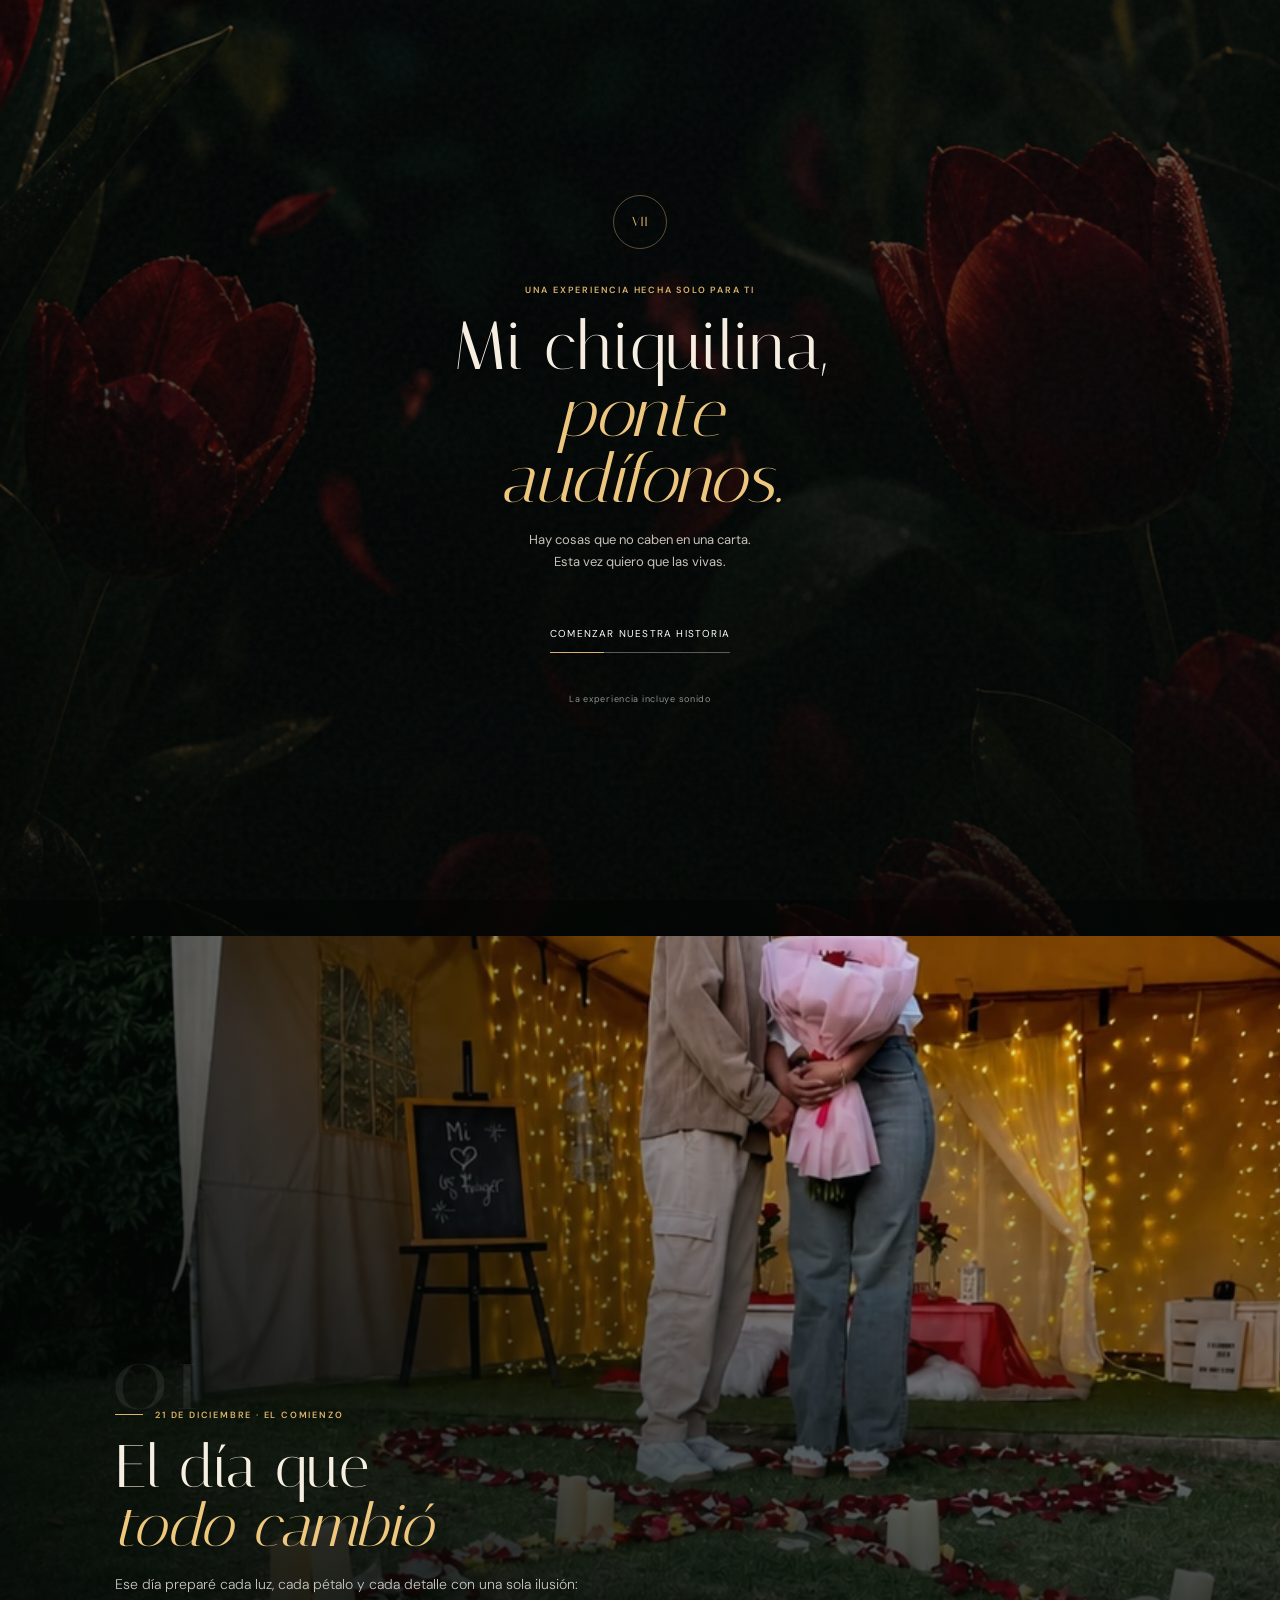
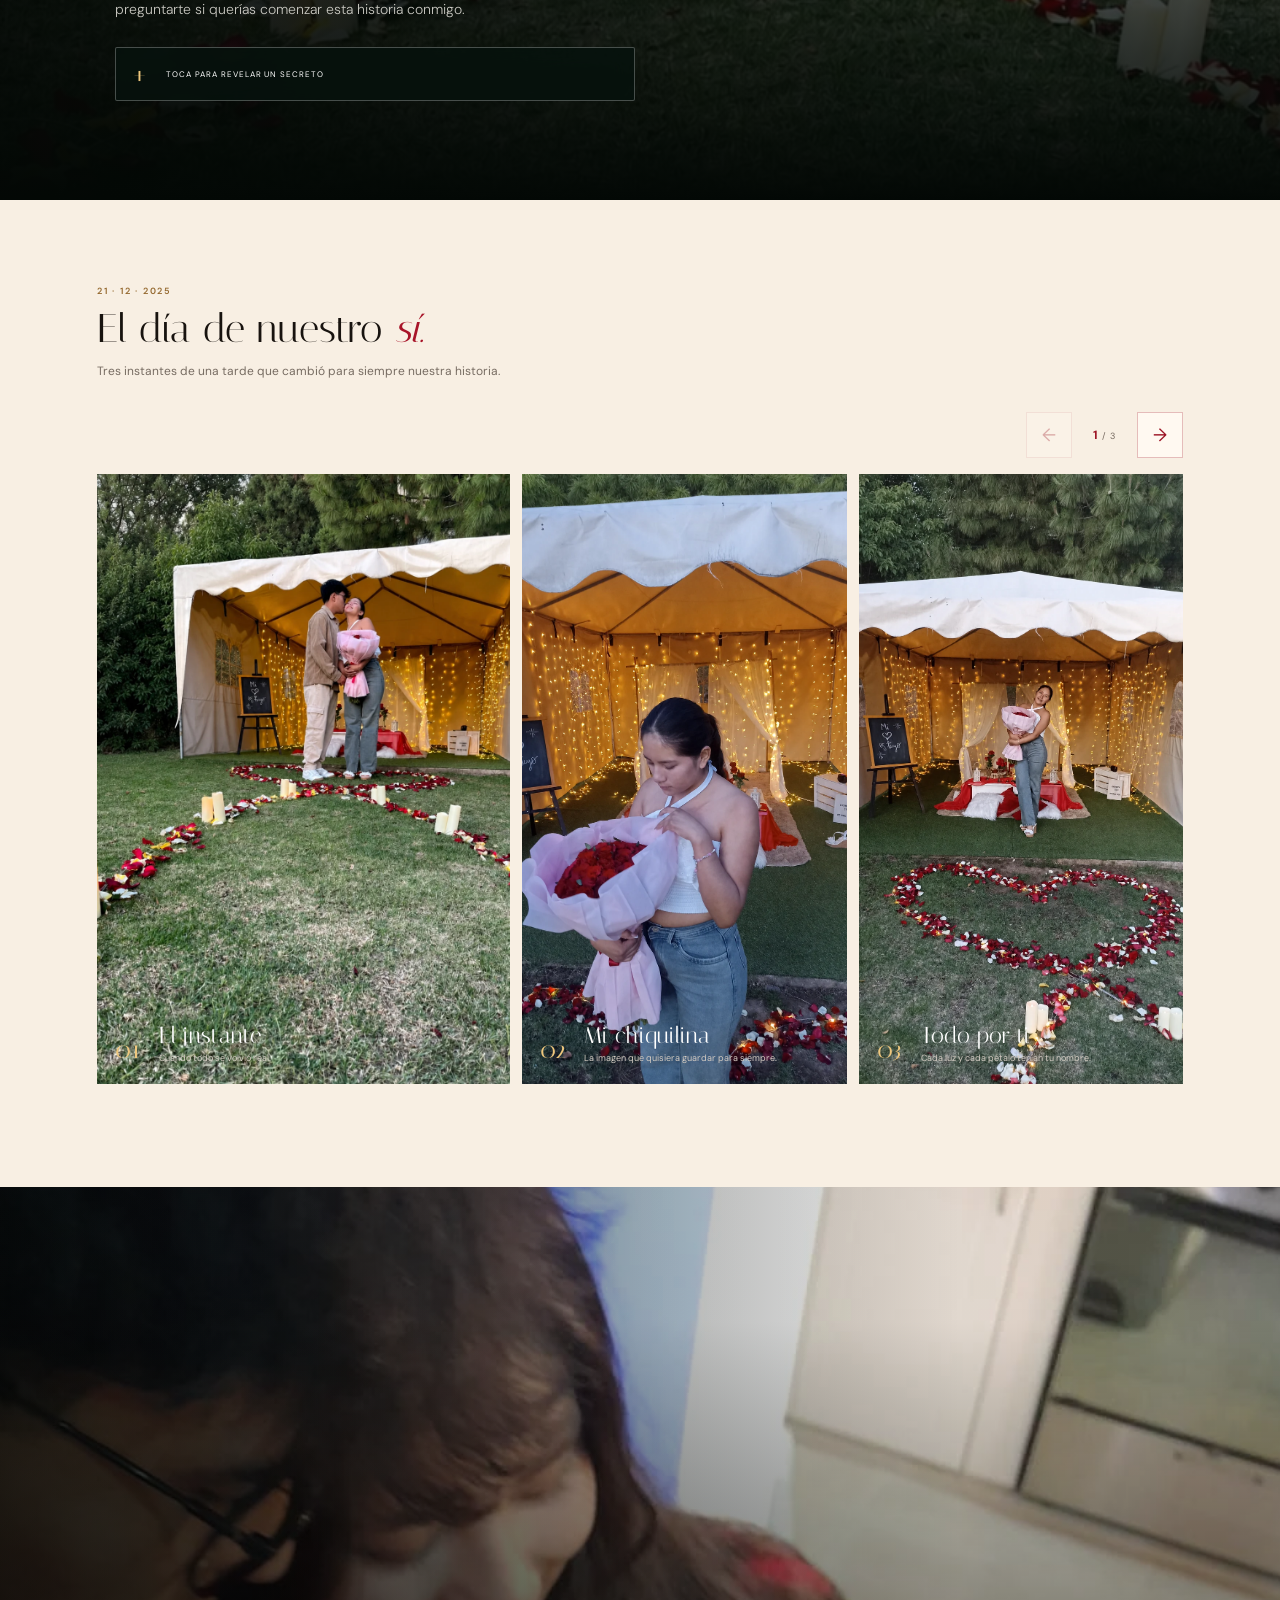
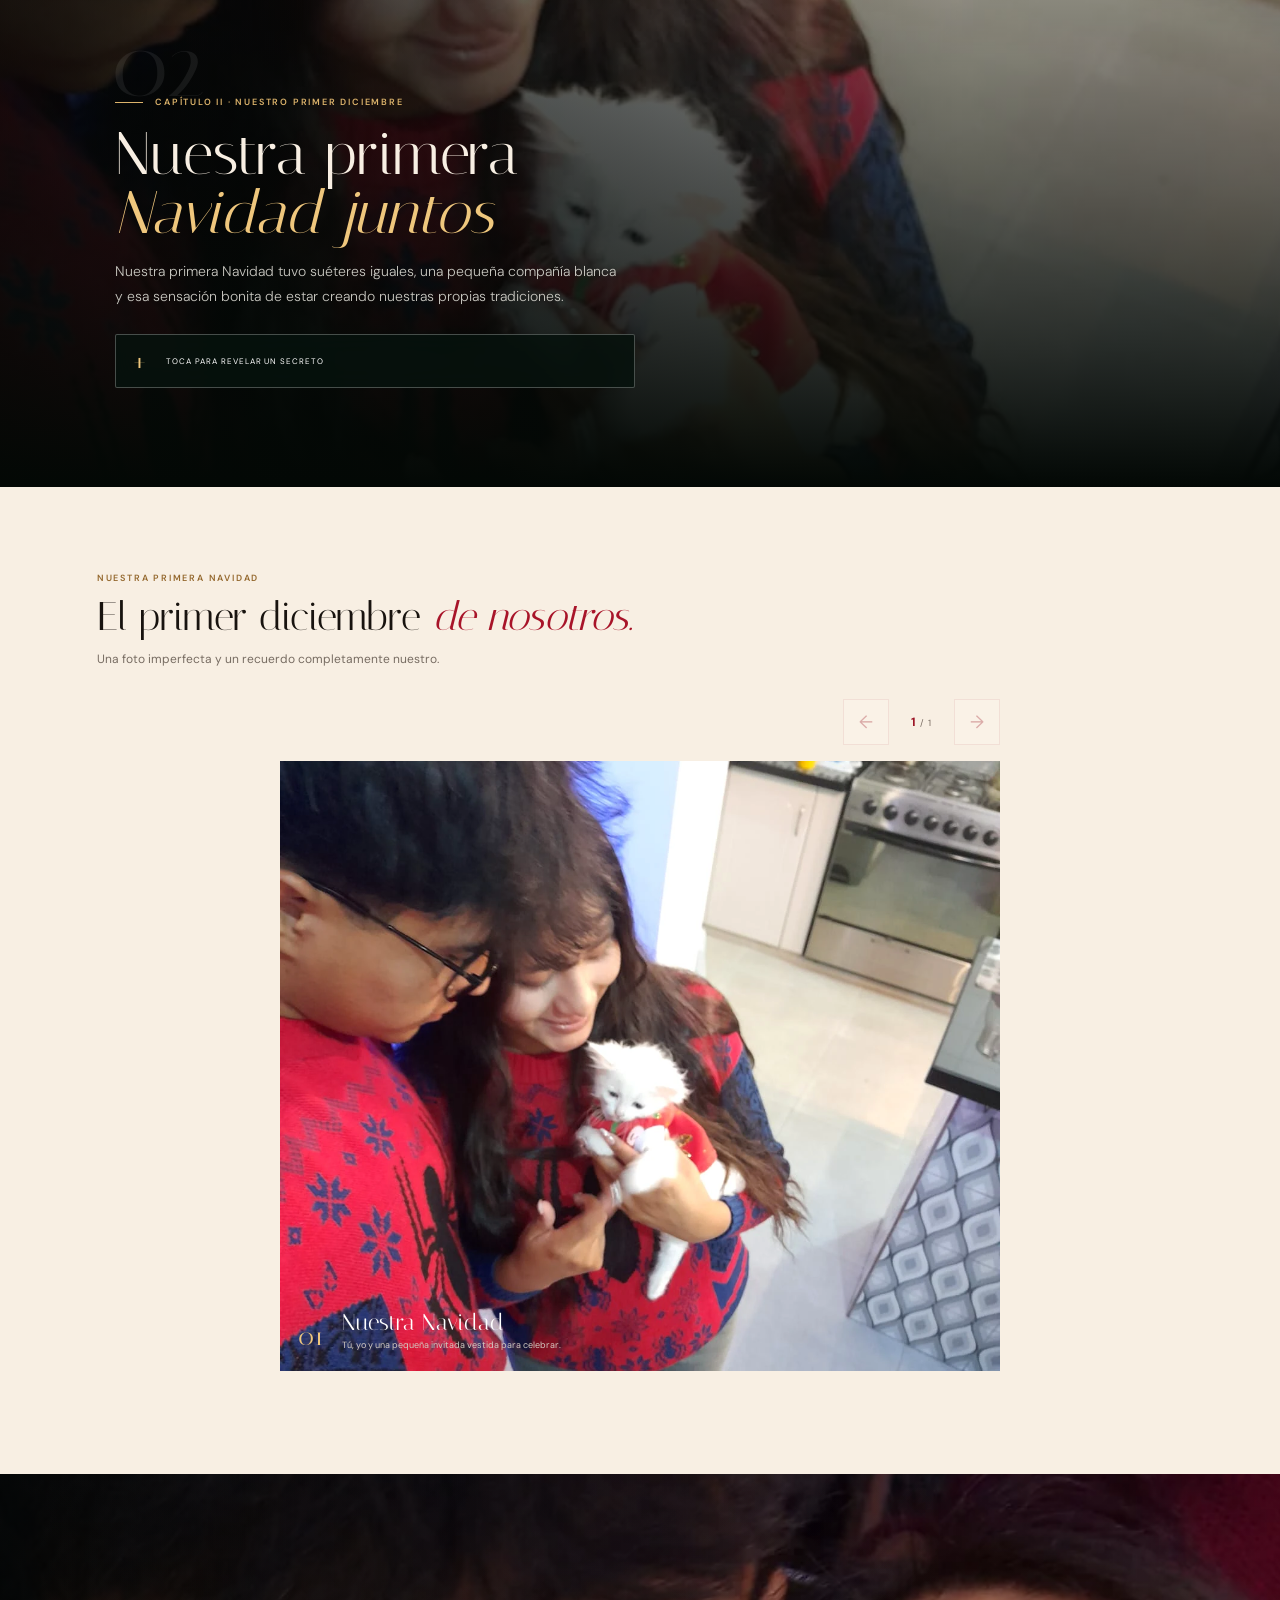
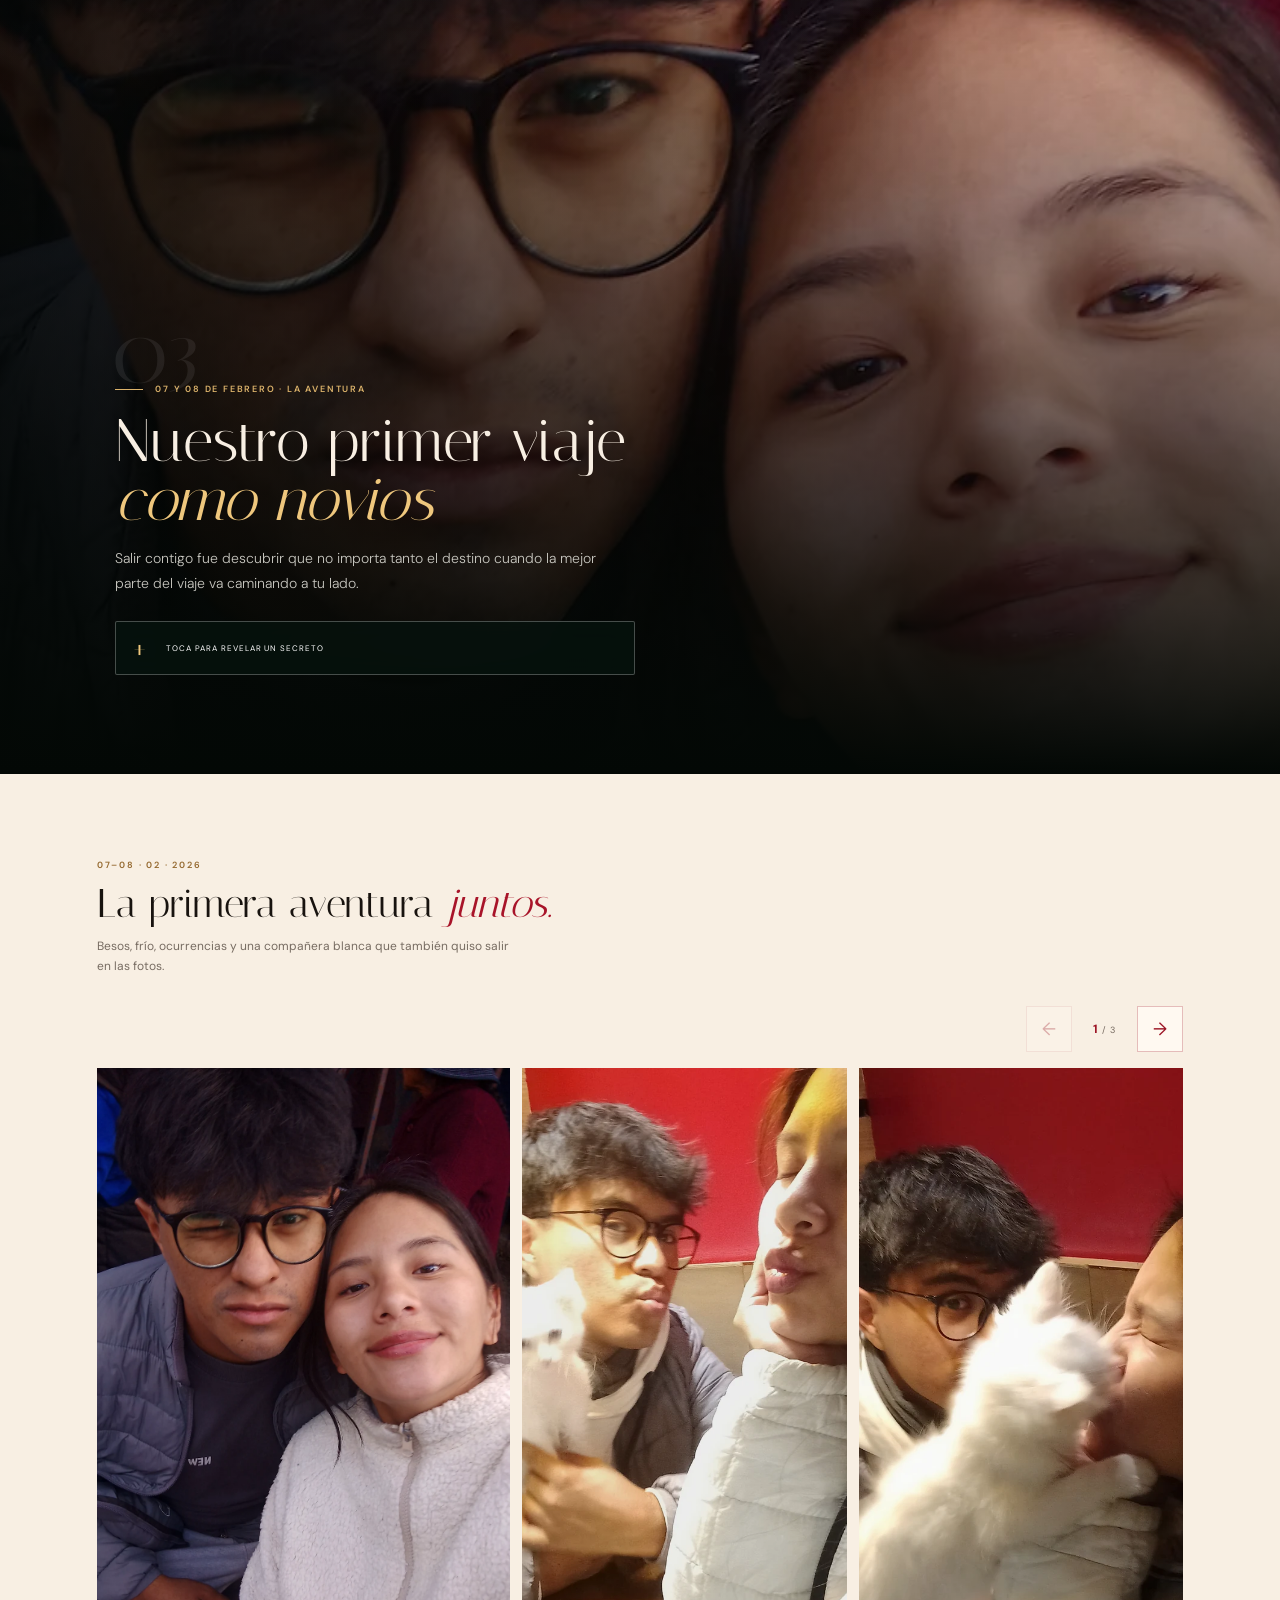
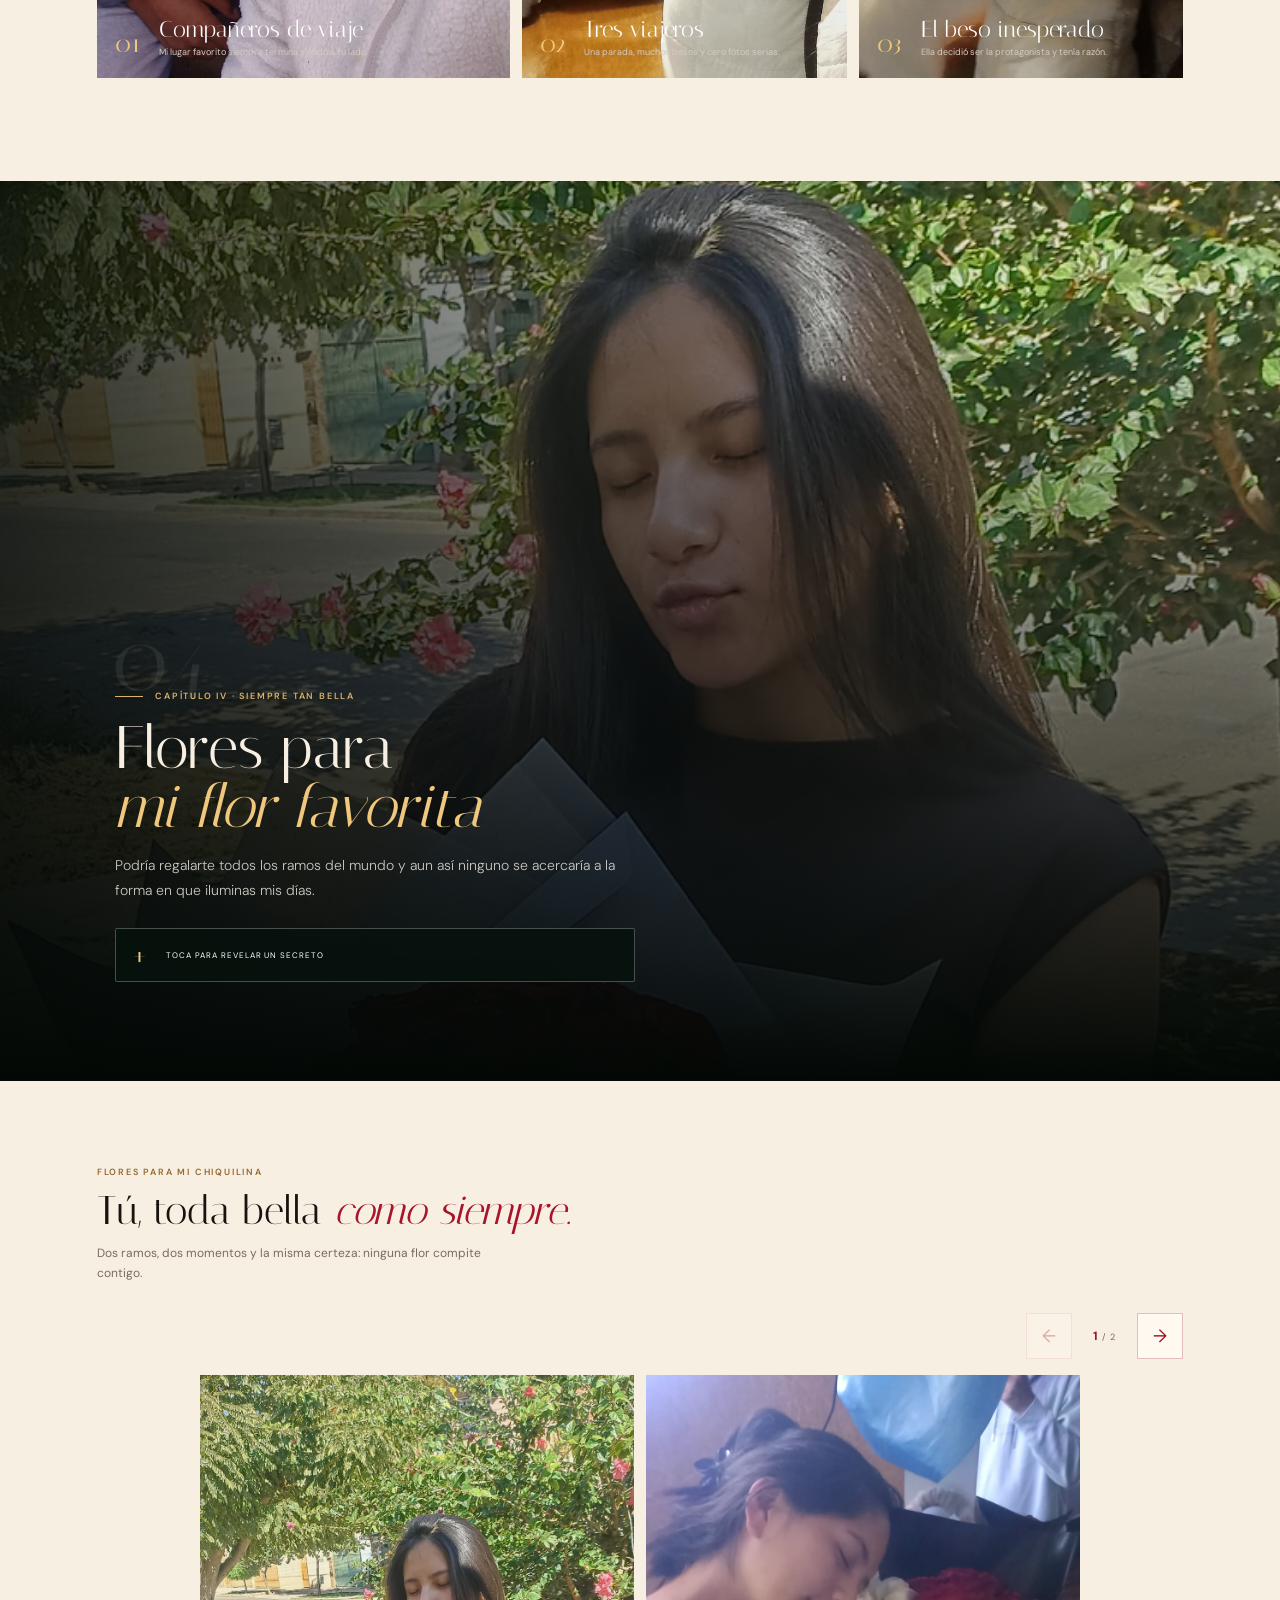
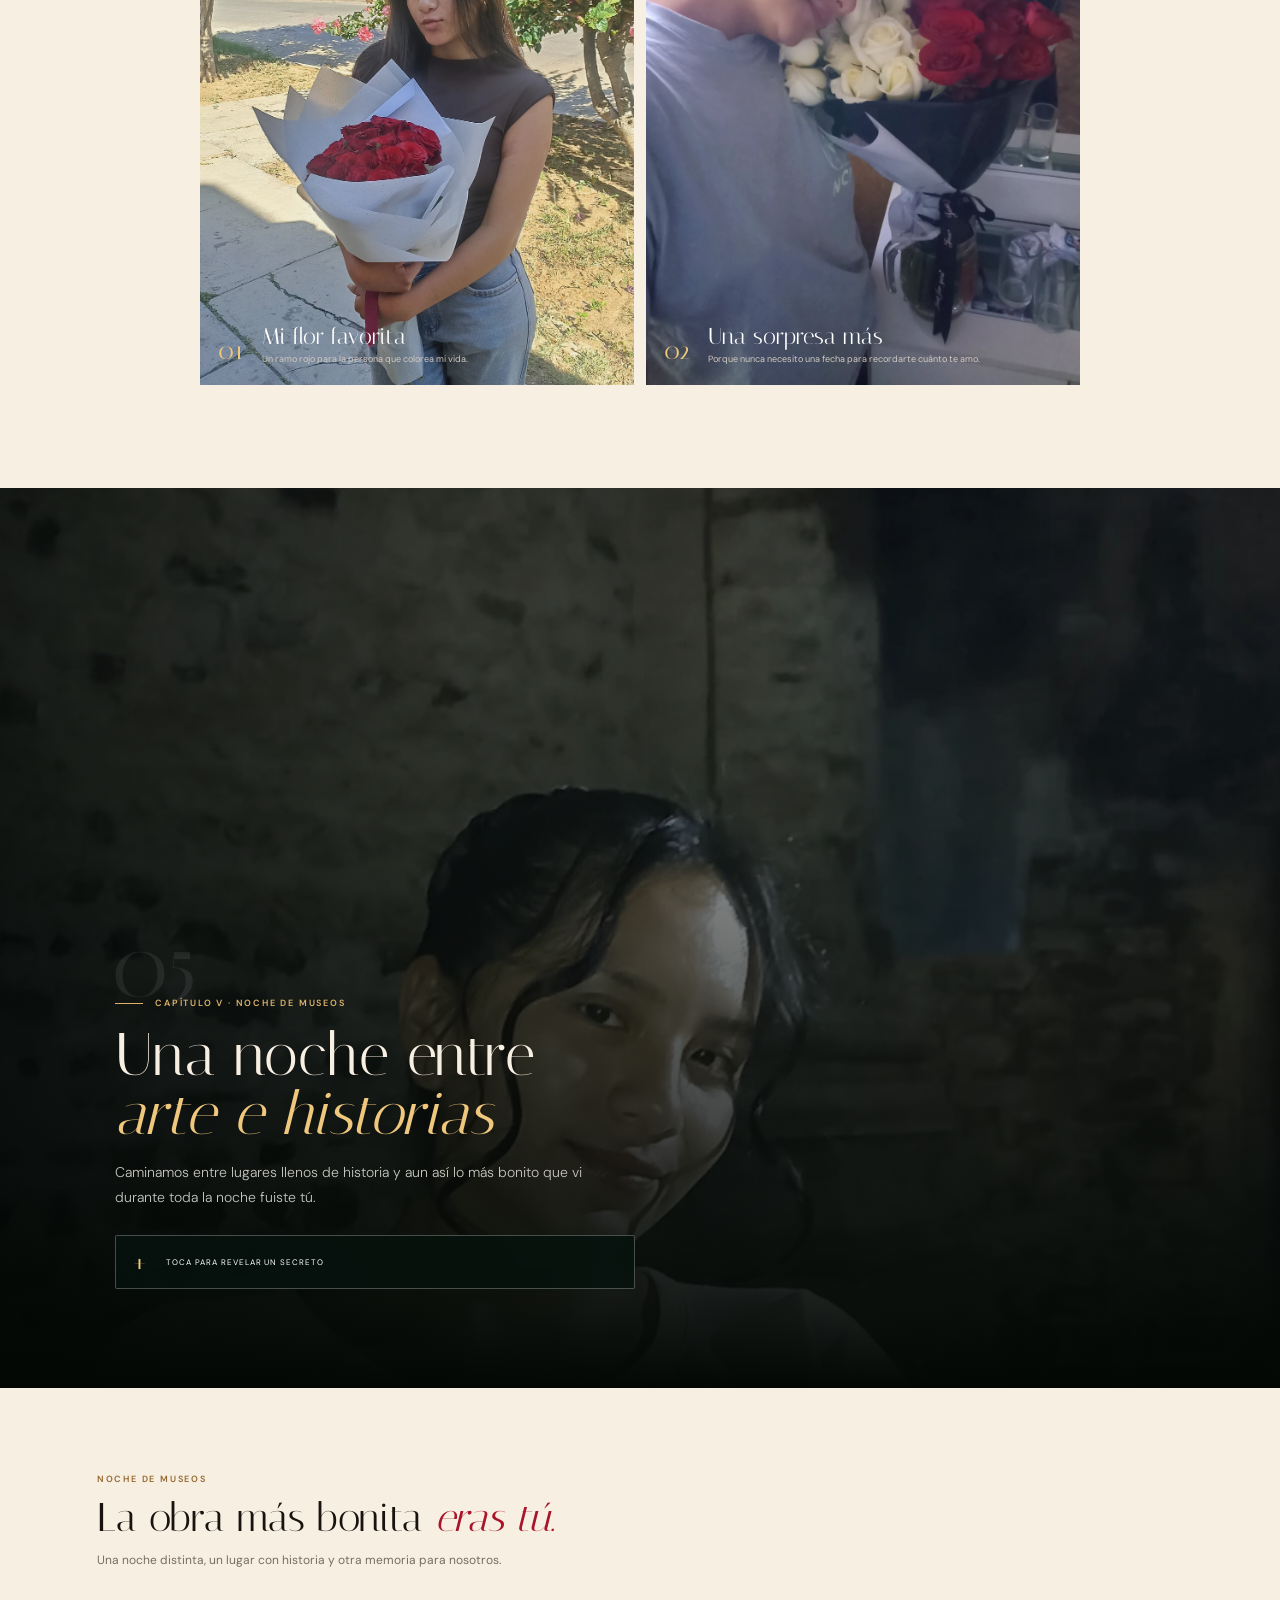
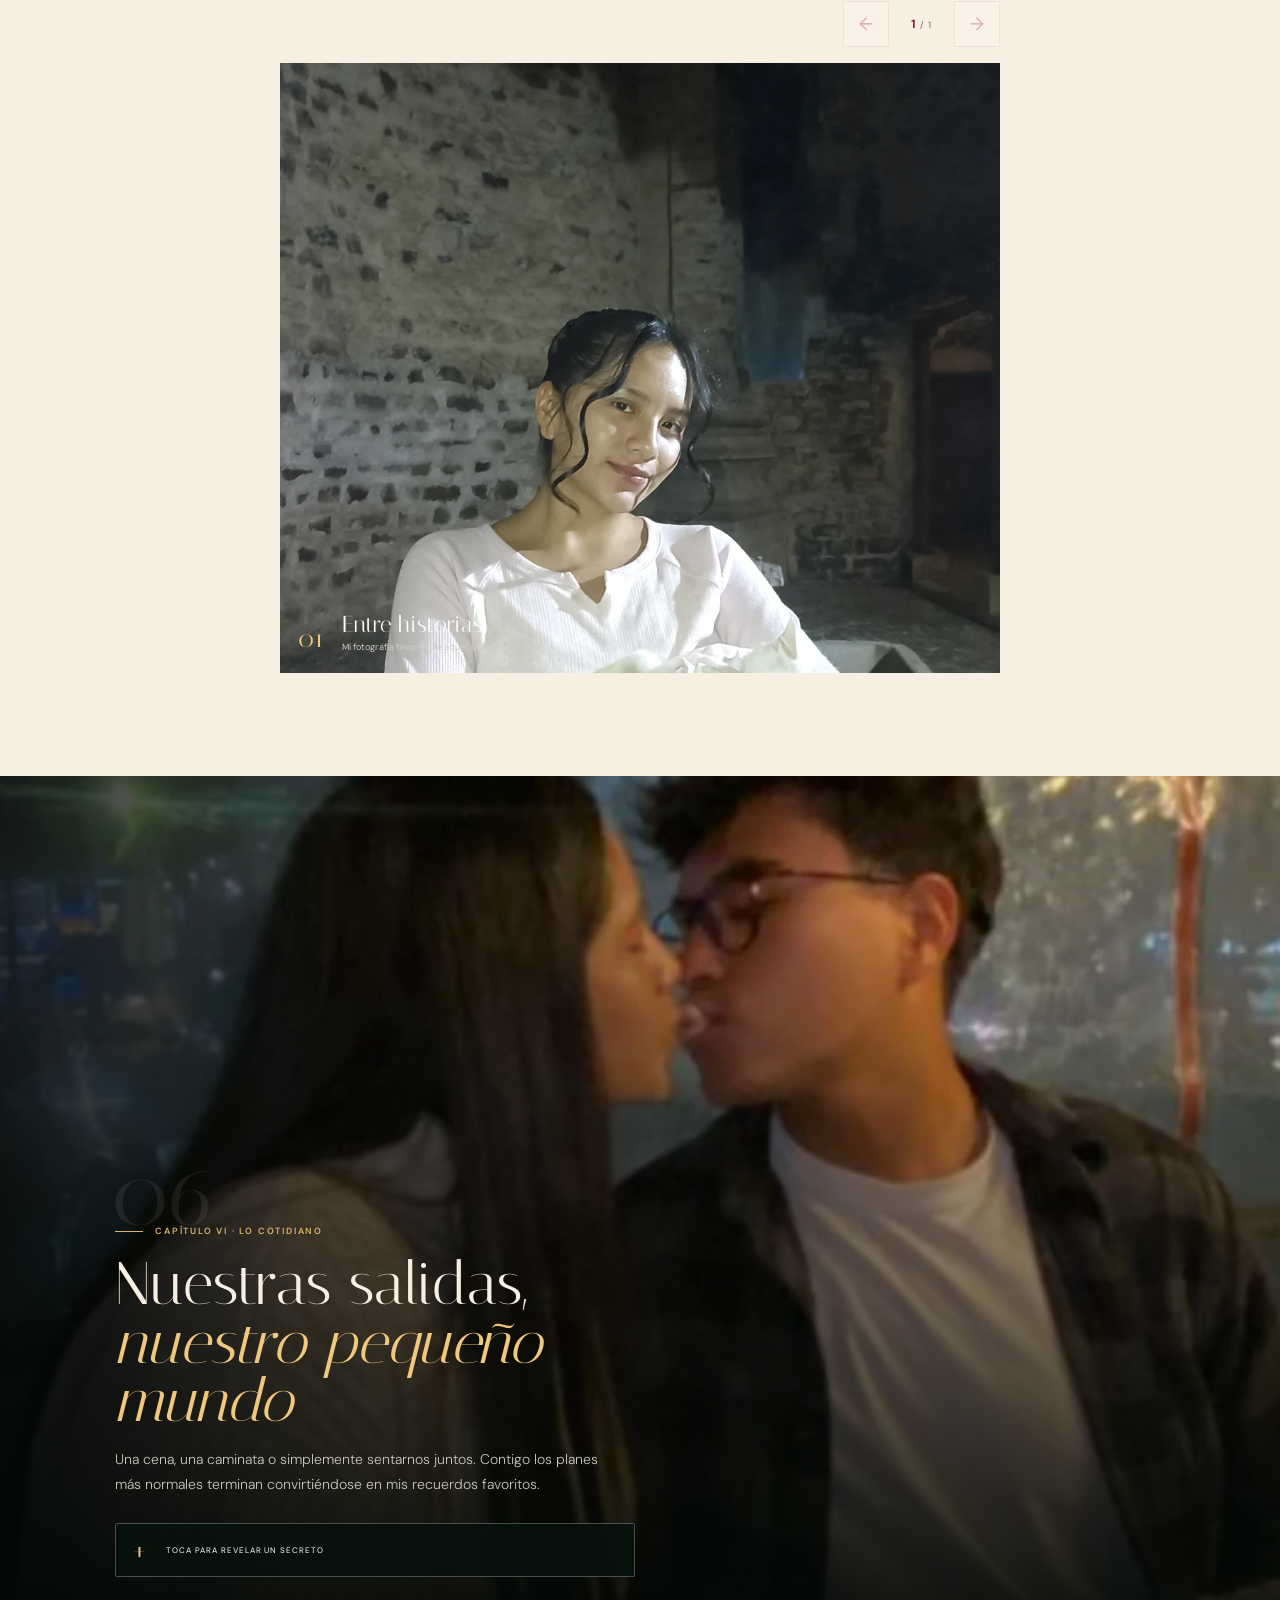
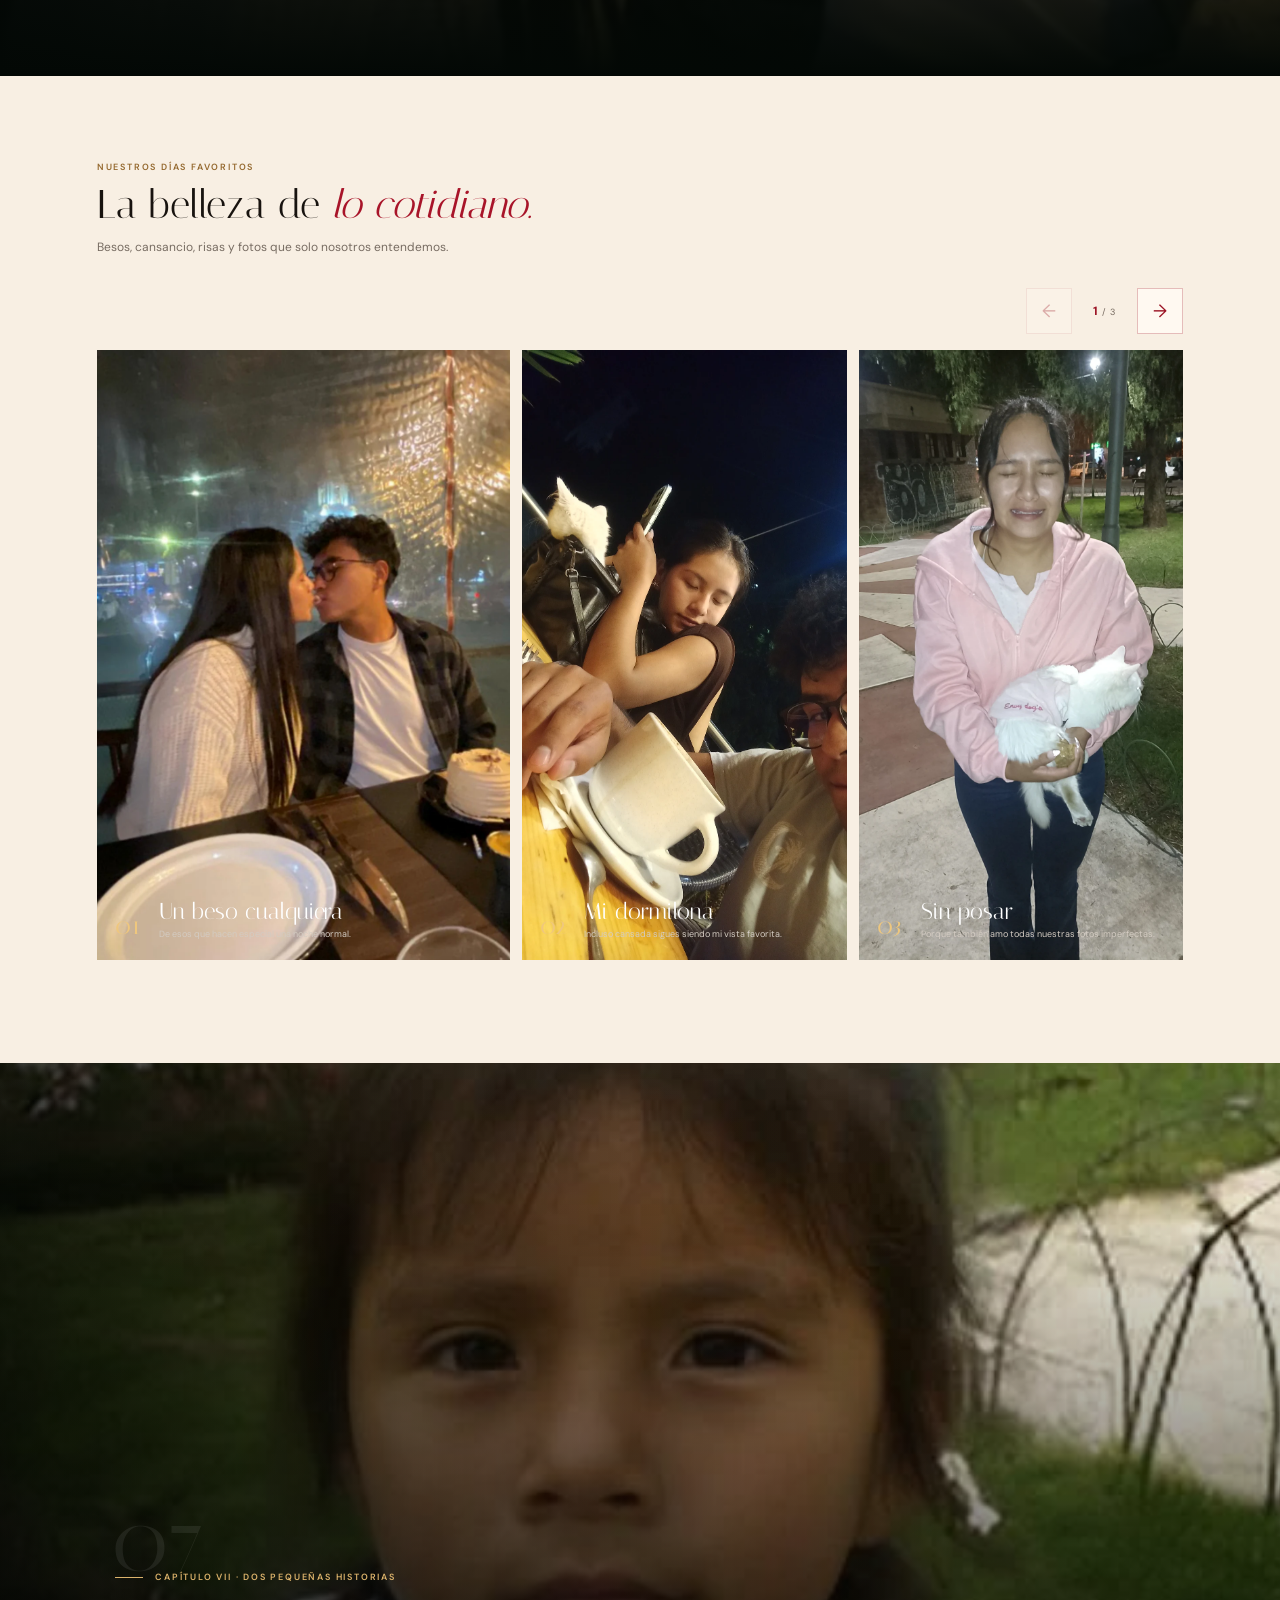
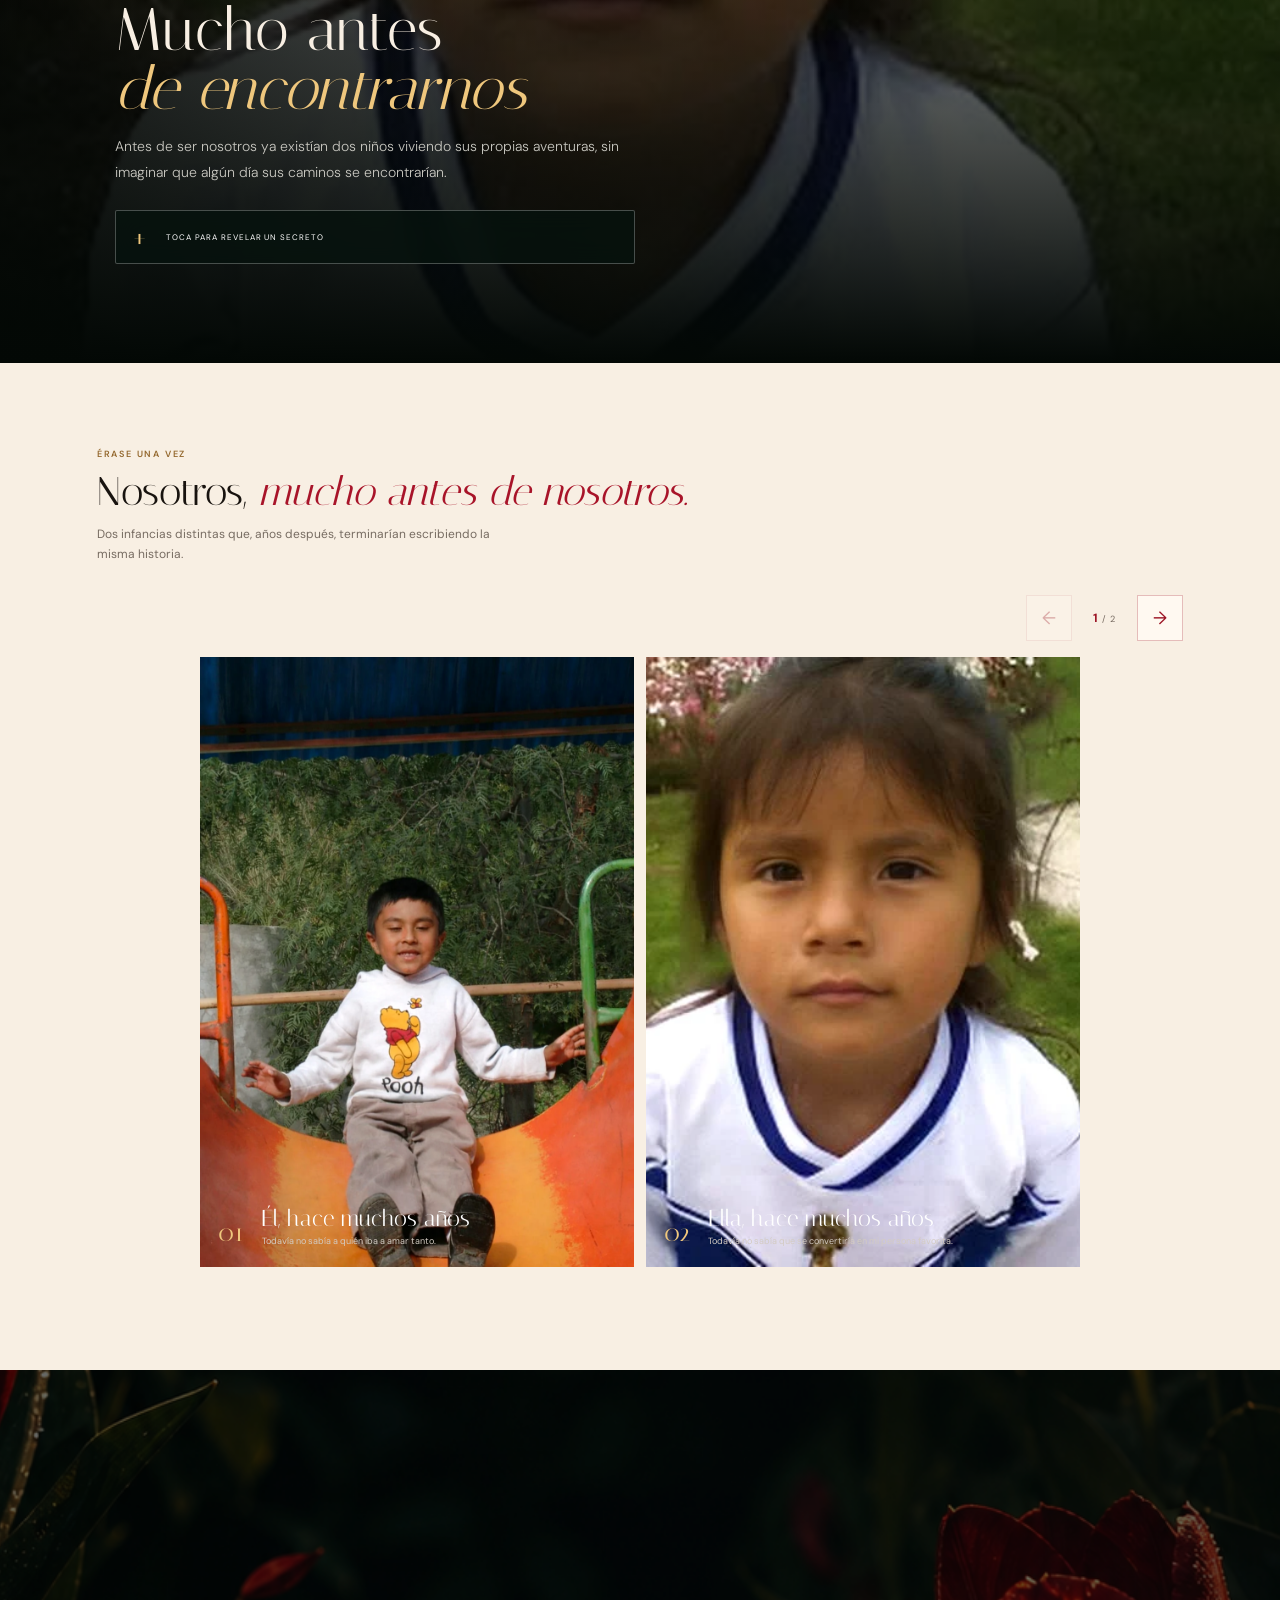
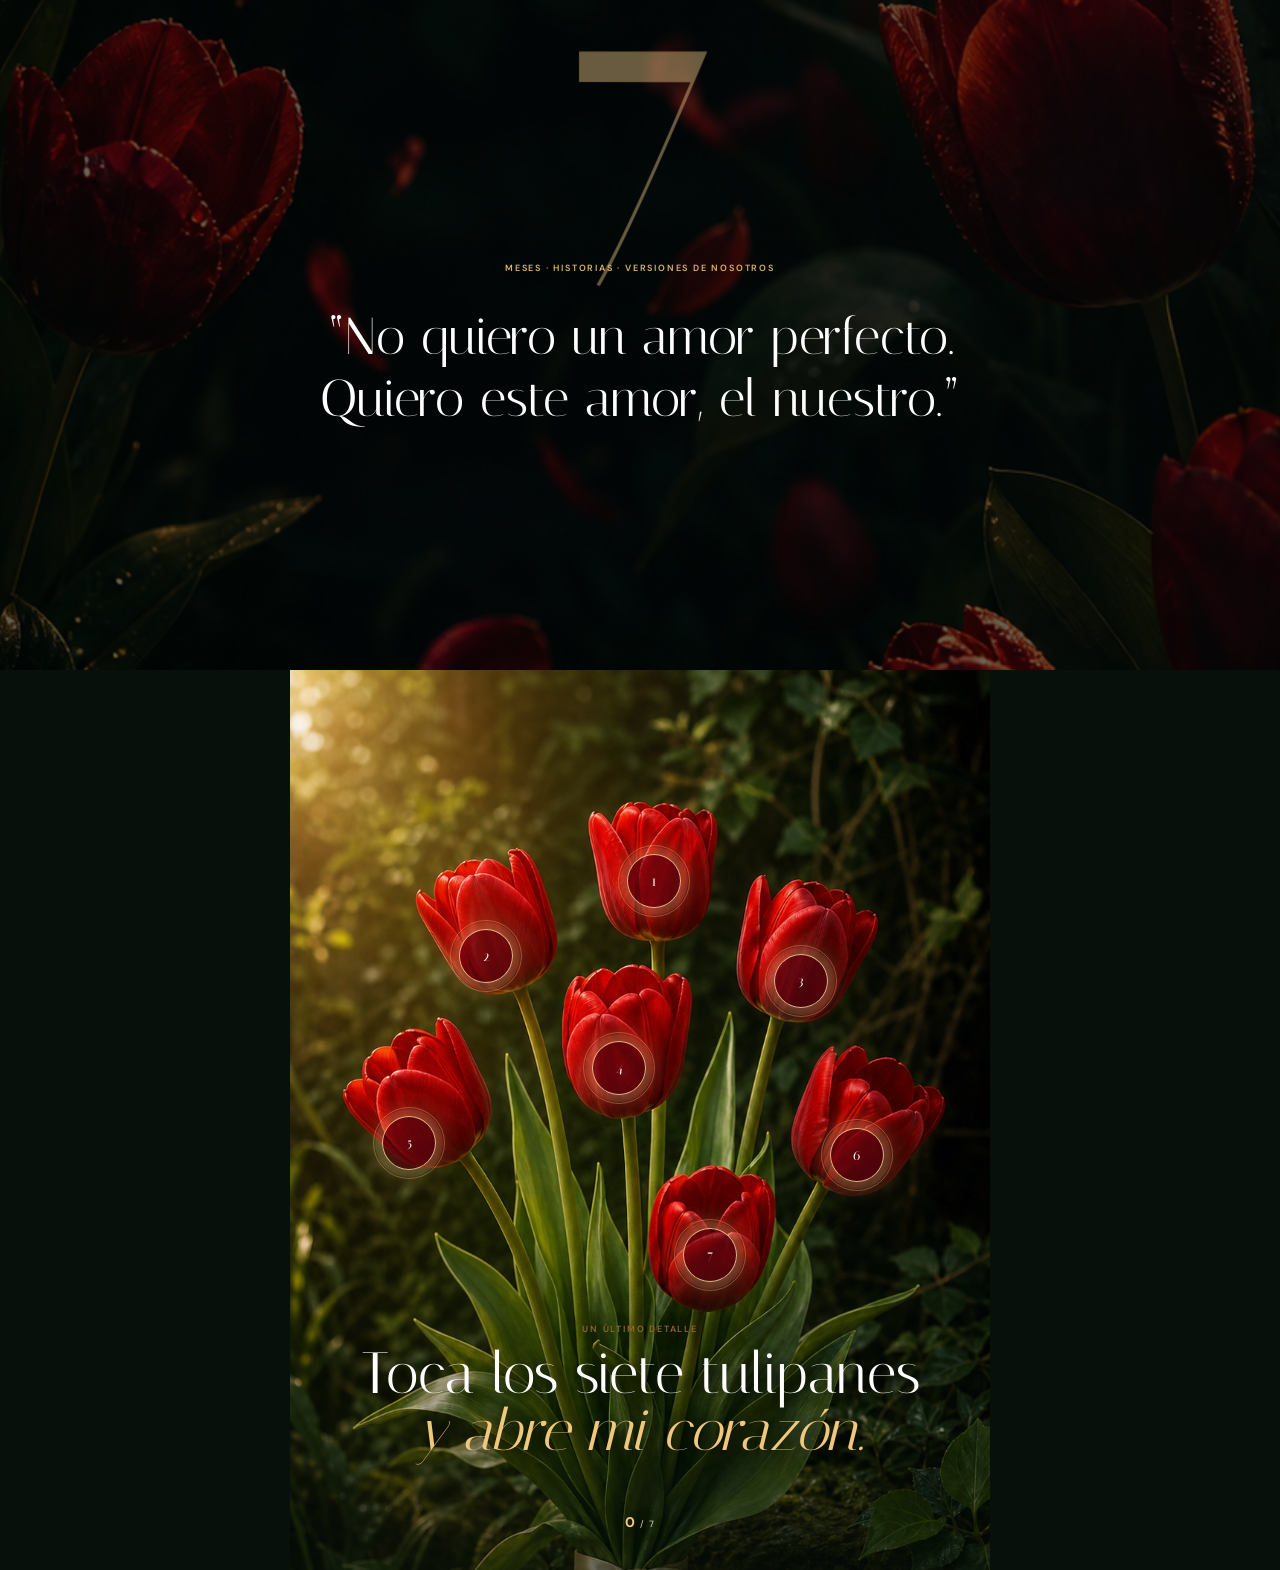
<file: index.html>
<!doctype html>
<html lang="es">
<head>
  <meta charset="UTF-8">
  <meta name="viewport" content="width=device-width, initial-scale=1, viewport-fit=cover">
  <meta name="theme-color" content="#050a07">
  <meta name="description" content="Siete meses, siete capítulos y toda una vida por escribir.">
  <title>Para mi chiquilina | 7 meses</title>
  <link rel="preconnect" href="https://fonts.googleapis.com">
  <link rel="preconnect" href="https://fonts.gstatic.com" crossorigin>
  <link href="https://fonts.googleapis.com/css2?family=DM+Sans:wght@300;400;500;600&family=Italiana&display=swap" rel="stylesheet">
  <link rel="stylesheet" href="styles.css?v=4">
  <link rel="stylesheet" href="awakening.css?v=4">
  <link rel="stylesheet" href="finale.css?v=4">
  <link rel="stylesheet" href="responsive.css?v=5">
  <link rel="stylesheet" href="native-interactions.css?v=12">
  <link rel="stylesheet" href="memories.css?v=11">
</head>
<body class="locked">
  <div class="film-grain" aria-hidden="true"></div>
  <canvas id="petalCanvas" aria-hidden="true"></canvas>

  <div class="premiere" id="premiere">
    <div class="premiere-bg"></div>
    <div class="premiere-content">
      <span class="premiere-mark">VII</span>
      <p class="kicker">Una experiencia hecha solo para ti</p>
      <h1>Mi chiquilina,<br><em>ponte audífonos.</em></h1>
      <p>Hay cosas que no caben en una carta.<br>Esta vez quiero que las vivas.</p>
      <button class="enter" id="enterExperience"><span>Comenzar nuestra historia</span><i></i></button>
      <small>La experiencia incluye sonido</small>
    </div>
    <div class="awakening" id="awakening" aria-live="polite">
      <p>Este jardín no existía...</p>
      <p>hasta que llegaste tú.</p>
      <strong>Para ti, mi chiquilina.</strong>
    </div>
  </div>

  <header class="topbar">
    <a class="brand" href="#portada" aria-label="Volver al inicio"><span>VII</span><i></i><b>Nuestra historia</b></a>
    <button class="sound" id="soundToggle" aria-label="Activar o silenciar el sonido ambiente" title="Sonido ambiente">
      <svg class="sound-on" viewBox="0 0 24 24"><path d="M11 5 6.8 8.5H3v7h3.8L11 19V5Zm4 3.5a5 5 0 0 1 0 7M17.8 6a8.5 8.5 0 0 1 0 12"/></svg>
      <svg class="sound-off" viewBox="0 0 24 24"><path d="m11 5-4.2 3.5H3v7h3.8L11 19V5Zm4.5 5 5 5m0-5-5 5"/></svg>
    </button>
  </header>

  <nav class="chapter-nav" id="chapterNav" aria-label="Capítulos">
    <span class="nav-line"><i id="navProgress"></i></span>
    <div class="nav-dots"></div>
    <span class="nav-count"><b id="currentChapter">00</b> / 07</span>
  </nav>

  <main>
    <section class="cover scene" id="portada" data-scene="0">
      <div class="scene-image image-field" data-parallax></div>
      <div class="scene-vignette"></div>
      <div class="cover-copy">
        <p class="kicker">Siete meses contigo</p>
        <h2>Todo florece<br><em>desde que llegaste.</em></h2>
        <p class="lead">Un recorrido por siete momentos que hicieron de nosotros mi lugar favorito.</p>
      </div>
      <a class="continue" href="#mes-1"><span>Desliza para entrar</span><i></i></a>
    </section>

    <div id="chapters"></div>

    <section class="interlude scene" id="interludio" data-scene="8">
      <div class="scene-image image-night"></div>
      <div class="interlude-copy">
        <span class="giant-seven">7</span>
        <p class="kicker">Meses · historias · versiones de nosotros</p>
        <blockquote>“No quiero un amor perfecto.<br>Quiero este amor, el nuestro.”</blockquote>
      </div>
    </section>

    <section class="finale scene" id="final" data-scene="9">
      <div class="final-garden" id="finalGarden">
        <div class="final-photo" aria-label="Ramo de siete tulipanes interactivos">
          <button class="bloom" data-testid="bloom-1" style="--x:52%;--y:17%" aria-label="Abrir tulipán uno"><span>1</span></button>
          <button class="bloom" data-testid="bloom-2" style="--x:28%;--y:23%" aria-label="Abrir tulipán dos"><span>2</span></button>
          <button class="bloom" data-testid="bloom-3" style="--x:73%;--y:25%" aria-label="Abrir tulipán tres"><span>3</span></button>
          <button class="bloom" data-testid="bloom-4" style="--x:47%;--y:32%" aria-label="Abrir tulipán cuatro"><span>4</span></button>
          <button class="bloom" data-testid="bloom-5" style="--x:17%;--y:38%" aria-label="Abrir tulipán cinco"><span>5</span></button>
          <button class="bloom" data-testid="bloom-6" style="--x:81%;--y:39%" aria-label="Abrir tulipán seis"><span>6</span></button>
          <button class="bloom" data-testid="bloom-7" style="--x:60%;--y:47%" aria-label="Abrir tulipán siete"><span>7</span></button>
        </div>
        <div class="final-prompt">
          <p class="kicker">Un último detalle</p>
          <h2>Toca los siete tulipanes<br><em>y abre mi corazón.</em></h2>
          <div class="love-words" id="loveWords" aria-live="polite"></div>
          <span class="bloom-count"><b id="bloomCount">0</b> / 7</span>
        </div>
      </div>
      <section class="cantarina-stage" aria-label="Nuestra canción" aria-hidden="true" hidden>
        <span class="music-mark">♫</span>
        <p class="kicker">Nuestra canción</p>
        <h2>Cantarina</h2>
        <p>Willy Claure · Milton Cortez</p>
        <div class="song-video">
          <iframe title="Cantarina de Willy Claure y Milton Cortez" src="https://www.youtube-nocookie.com/embed/Ech-u_d_8FI?rel=0&enablejsapi=1&playsinline=1" frameborder="0" allow="accelerometer; autoplay; clipboard-write; encrypted-media; gyroscope; picture-in-picture; web-share" allowfullscreen></iframe>
        </div>
        <div class="song-links" aria-label="Opciones para escuchar Cantarina">
          <a data-testid="cantarina-youtube" href="https://www.youtube.com/watch?v=Ech-u_d_8FI" target="_blank" rel="noopener">Ver en YouTube</a>
          <a data-testid="cantarina-spotify" href="https://open.spotify.com/track/19Hyd2zQbFQMLZU4HrWX2Z" target="_blank" rel="noopener">Abrir en Spotify</a>
        </div>
      </section>
      <div class="finale-inner final-reveal" id="finalReveal" aria-hidden="true">
        <p class="kicker">Esta canción siempre tendrá tu nombre</p>
        <h2>Mi ratoncita,<br><em>sigamos bailando la vida.</em></h2>
        <p class="final-letter">Gracias por estos siete meses de amor bonito. Por tu risa, por tu paciencia y por ser hogar incluso a la distancia. Te elegiría otra vez, en esta y en todas mis vidas.</p>
        <button class="promise" id="promiseBtn"><span>Presiona para sellar nuestra promesa</span><i>♡</i></button>
        <p class="signature">Con todo mi amor,<br><strong>quien te ama muchísimo</strong></p>
      </div>
    </section>
  </main>

  <dialog class="photo-dialog" id="photoDialog" aria-label="Fotografía ampliada">
    <button class="photo-close" id="photoClose" type="button" aria-label="Cerrar fotografía">×</button>
    <img id="photoDialogImage" alt="">
    <p id="photoDialogCaption"></p>
  </dialog>

  <div class="love-burst" id="loveBurst"><span>Te elijo a ti.</span></div>
  <script src="soundscape.js?v=11"></script>
  <script src="script.js?v=12"></script>
</body>
</html>
</file>
<file: styles.css>
:root{--red:#c6162d;--scarlet:#f03b4f;--forest:#07130d;--cream:#f8efe3;--gold:#dcb36b;--ink:#17130f}*{box-sizing:border-box}html{scroll-behavior:smooth}body{margin:0;background:#050a07;color:var(--cream);font-family:"DM Sans",sans-serif;overflow-x:hidden}body.locked{overflow:hidden}button,a{font:inherit}.film-grain{position:fixed;inset:0;z-index:100;opacity:.04;pointer-events:none;background-image:url("data:image/svg+xml,%3Csvg viewBox='0 0 160 160' xmlns='http://www.w3.org/2000/svg'%3E%3Cfilter id='n'%3E%3CfeTurbulence type='fractalNoise' baseFrequency='.85' numOctaves='4' stitchTiles='stitch'/%3E%3C/filter%3E%3Crect width='100%25' height='100%25' filter='url(%23n)'/%3E%3C/svg%3E")}#petalCanvas{position:fixed;inset:0;z-index:60;pointer-events:none}.premiere{position:fixed;inset:0;z-index:90;background:#050a07;display:grid;place-items:center;text-align:center;transition:opacity 1s,visibility 1s}.premiere.hidden{opacity:0;visibility:hidden}.premiere-bg{position:absolute;inset:0;background:linear-gradient(#02060488,#020604e8),url("assets/tulip-night.png") center/cover;filter:saturate(.8);animation:premiereZoom 14s ease-out forwards}.premiere-content{position:relative;padding:28px;width:min(92%,520px)}.premiere-mark{font:400 13px "Italiana";display:grid;place-items:center;width:54px;height:54px;border:1px solid #ddbd7e66;border-radius:50%;margin:0 auto 34px;color:var(--gold)}.kicker{text-transform:uppercase;letter-spacing:.2em;font-size:9px;font-weight:600;color:var(--gold);line-height:1.6}.premiere h1,.cover h2,.chapter h2,.finale h2{font:400 clamp(42px,12vw,76px)/.98 "Italiana";letter-spacing:0;margin:16px 0}.premiere h1 em,.cover h2 em,.chapter h2 em,.finale h2 em{font-style:italic;color:#efc77d}.premiere-content>p:not(.kicker){font-size:13px;line-height:1.7;color:#c9c2b9}.enter{border:0;background:transparent;color:white;margin-top:26px;padding:15px 0;cursor:pointer;text-transform:uppercase;letter-spacing:.12em;font-size:10px}.enter i{display:block;width:100%;height:1px;background:#ffffff55;margin-top:12px;position:relative}.enter i:after{content:"";position:absolute;left:0;top:0;width:30%;height:1px;background:var(--gold);animation:load 2.3s infinite}.premiere small{display:block;margin-top:25px;color:#8f918d;font-size:9px;letter-spacing:.08em}.topbar{position:fixed;top:0;left:0;right:0;z-index:40;padding:max(18px,env(safe-area-inset-top)) 18px 12px;display:flex;justify-content:space-between;align-items:center;background:linear-gradient(#030805cc,transparent);opacity:0;transition:.5s}.started .topbar{opacity:1}.brand{display:flex;align-items:center;gap:9px;color:#fff;text-decoration:none;text-transform:uppercase;font-size:8px;letter-spacing:.16em}.brand span{font:15px "Italiana";color:var(--gold)}.brand i{height:20px;width:1px;background:#ffffff40}.brand b{font-weight:500}.sound{width:42px;height:42px;border:1px solid #ffffff26;border-radius:50%;background:#08110a88;color:white;display:grid;place-items:center;backdrop-filter:blur(10px)}.sound svg{width:17px;fill:none;stroke:currentColor;stroke-width:1.5}.sound-off{display:none}.muted .sound-on{display:none}.muted .sound-off{display:block}.chapter-nav{position:fixed;z-index:39;right:16px;top:50%;transform:translateY(-50%);display:flex;flex-direction:column;align-items:center;gap:12px;opacity:0;transition:.4s}.started .chapter-nav{opacity:1}.nav-line{height:96px;width:1px;background:#ffffff24;position:relative}.nav-line i{position:absolute;top:0;width:1px;height:0;background:var(--gold);transition:height .5s}.nav-dots{display:flex;flex-direction:column;gap:9px}.nav-dots a{width:4px;height:4px;border-radius:50%;background:#ffffff55;transition:.3s}.nav-dots a.active{background:var(--gold);transform:scale(1.8)}.nav-count{font-size:7px;writing-mode:vertical-rl;letter-spacing:.1em;color:#ffffff88}.nav-count b{color:white}.scene{min-height:100svh;position:relative;overflow:hidden}.scene-image{position:absolute;inset:-6%;background-position:center;background-size:cover;will-change:transform}.image-field{background-image:url("assets/tulip-garden.png")}.image-night{background-image:url("assets/tulip-night.png")}.scene-vignette{position:absolute;inset:0;background:linear-gradient(180deg,#02070518 20%,#02070585 64%,#020705 100%),linear-gradient(90deg,#0207057a,transparent 60%)}.cover{display:flex;align-items:flex-end;padding:100px 25px 13vh}.cover-copy{position:relative;z-index:2;max-width:660px}.cover h2{font-size:clamp(53px,14vw,90px);text-shadow:0 3px 30px #000}.lead{max-width:430px;color:#d8d3cb;font-size:13px;line-height:1.7}.continue{position:absolute;z-index:3;right:23px;bottom:8vh;color:#fff;text-decoration:none;font-size:8px;text-transform:uppercase;letter-spacing:.16em;writing-mode:vertical-rl;display:flex;align-items:center;gap:14px}.continue i{height:55px;width:1px;background:#ffffff55;position:relative}.continue i:after{content:"";position:absolute;width:1px;height:20px;background:white;animation:scroll 2s infinite}.chapter{display:grid;align-items:end;padding:100px 24px 11vh}.chapter:before{content:"";position:absolute;inset:0;background:linear-gradient(180deg,#02060411 15%,#0206049e 65%,#030805 100%),linear-gradient(90deg,#020604c7,transparent 75%);z-index:1}.chapter:nth-child(even):before{background:linear-gradient(180deg,#02060422,#020604b8 70%,#030805),linear-gradient(270deg,#020604b0,transparent 80%)}.chapter-bg{position:absolute;inset:-8%;background-image:url("assets/tulip-night.png");background-size:cover;background-position:var(--pos,center);filter:saturate(var(--sat,1));transform:scale(1.04);transition:transform 8s ease}.chapter.in-view .chapter-bg{transform:scale(1.12)}.chapter-content{position:relative;z-index:2;max-width:620px}.chapter-number{font:90px/1 "Italiana";color:#ffffff13;position:absolute;bottom:calc(100% - 25px);left:-4px}.chapter .kicker{display:flex;align-items:center;gap:12px}.chapter .kicker:before{content:"";width:28px;height:1px;background:var(--gold)}.chapter h2{font-size:clamp(43px,11vw,69px);max-width:600px}.chapter-text{max-width:510px;color:#c8c7c0;font:300 14px/1.8 "DM Sans"}.chapter-actions{display:flex;align-items:center;gap:16px;margin-top:25px}.voice-trigger,.secret-trigger{border:1px solid #ffffff30;background:#07120db8;color:#fff;backdrop-filter:blur(12px);min-height:47px;border-radius:2px;padding:0 15px;display:none;align-items:center;gap:10px;text-transform:uppercase;font-size:8px;letter-spacing:.12em}.voice-trigger.available{display:flex}.voice-trigger svg{width:15px;fill:none;stroke:var(--gold);stroke-width:1.6}.secret-trigger{display:flex;background:transparent}.secret-trigger i{font:20px "Italiana";color:var(--gold)}.interlude{display:grid;place-items:center;text-align:center}.interlude:after{content:"";position:absolute;inset:0;background:#02060499}.interlude-copy{position:relative;z-index:2;padding:25px}.giant-seven{display:block;font:clamp(180px,65vw,390px)/.7 "Italiana";color:#ffffff0d;text-shadow:0 0 1px #f1c97c66}.interlude blockquote{font:400 clamp(29px,8vw,52px)/1.2 "Italiana";margin:30px auto;color:#fff;max-width:700px}.finale{background:var(--cream);color:var(--ink);display:grid;place-items:center;text-align:center;padding:100px 22px}.finale-inner{width:min(100%,620px)}.bouquet{height:150px;position:relative;width:260px;margin:0 auto 12px}.bouquet span{position:absolute;font-size:77px;transform-origin:bottom}.bouquet span:nth-child(1){left:6px;top:52px;transform:rotate(-28deg)}.bouquet span:nth-child(2){left:40px;top:23px;transform:rotate(-18deg)}.bouquet span:nth-child(3){left:78px;top:4px;transform:rotate(-8deg)}.bouquet span:nth-child(4){left:108px;top:-8px}.bouquet span:nth-child(5){left:140px;top:5px;transform:rotate(9deg)}.bouquet span:nth-child(6){left:172px;top:28px;transform:rotate(18deg)}.bouquet span:nth-child(7){left:197px;top:55px;transform:rotate(29deg)}.finale .kicker{color:#936427}.finale h2{font-size:clamp(42px,11vw,66px)}.finale h2 em{color:#9c1425}.final-letter{font-size:13px;line-height:1.8;color:#6f655c}.song{margin:35px 0 25px;text-align:left}.song-meta{display:flex;align-items:center;gap:14px;border-top:1px solid #9a826b40;padding:16px 3px}.disc{display:grid;place-items:center;width:44px;height:44px;border-radius:50%;background:var(--ink);color:var(--gold)}.song-meta div{display:flex;flex-direction:column}.song-meta small{text-transform:uppercase;letter-spacing:.15em;font-size:7px;color:#8b7968}.song-meta strong{font:22px "Italiana"}.song-meta div span{font-size:9px;color:#796d62}.song iframe{border-radius:6px}.promise{width:100%;min-height:58px;border:0;background:#a91228;color:white;padding:0 17px;display:flex;align-items:center;justify-content:space-between;text-transform:uppercase;letter-spacing:.1em;font-size:9px}.promise i{font:22px "Italiana"}.signature{font:17px/1.6 "Italiana";color:#7e7065;margin-top:50px}.signature strong{font-weight:400;color:#9c1425;font-size:22px}.voice-player{position:fixed;z-index:50;left:50%;bottom:calc(16px + env(safe-area-inset-bottom));transform:translate(-50%,130%);width:min(calc(100% - 32px),480px);min-height:68px;background:#f8efe3f2;color:#201a15;display:grid;grid-template-columns:43px 1fr auto;align-items:center;gap:11px;padding:10px 14px;box-shadow:0 20px 70px #0008;backdrop-filter:blur(15px);transition:.5s}.voice-player.show{transform:translate(-50%,0)}.voice-player button{width:39px;height:39px;border-radius:50%;border:0;background:#a91228;color:#fff}.voice-player>div{display:flex;flex-direction:column}.voice-player small{text-transform:uppercase;letter-spacing:.12em;font-size:6px;color:#8e7d70}.voice-player strong{font:16px "Italiana"}.voice-player>span{font-size:8px;color:#776c62}.audio-track{height:2px;background:#cfc1b4;margin-top:5px}.audio-track i{display:block;height:100%;width:0;background:#a91228}.reveal-note{position:fixed;inset:0;z-index:55;background:#060d09e8;backdrop-filter:blur(12px);display:grid;place-items:center;padding:30px;text-align:center;opacity:0;visibility:hidden;transition:.45s}.reveal-note.open{opacity:1;visibility:visible}.reveal-note span{position:absolute;top:22%;width:42px;height:1px;background:var(--gold)}.reveal-note p{font:clamp(31px,9vw,53px)/1.2 "Italiana";max-width:630px}.love-burst{position:fixed;inset:0;z-index:70;display:grid;place-items:center;background:#a91228;color:white;clip-path:circle(0 at 50% 50%);transition:clip-path 1s cubic-bezier(.7,0,.2,1);pointer-events:none}.love-burst.show{clip-path:circle(150% at 50% 50%)}.love-burst span{font:clamp(48px,13vw,90px) "Italiana"}@keyframes premiereZoom{to{transform:scale(1.08)}}@keyframes load{to{transform:translateX(235%)}}@keyframes scroll{from{transform:translateY(0);opacity:0}40%{opacity:1}to{transform:translateY(35px);opacity:0}}@media(min-width:760px){.cover,.chapter{padding-left:9vw}.chapter-nav{right:3vw}.chapter:nth-child(even) .chapter-content{margin-left:auto;margin-right:8vw;text-align:right}.chapter:nth-child(even) .chapter .kicker{justify-content:flex-end}.chapter-actions{justify-content:flex-start}.chapter:nth-child(even) .chapter-actions{justify-content:flex-end}.topbar{padding-left:4vw;padding-right:4vw}}@media(prefers-reduced-motion:reduce){*{animation-duration:.01ms!important;animation-iteration-count:1!important;scroll-behavior:auto!important}.chapter-bg{transition:none}}
</file>
<file: awakening.css>
.awakening{position:absolute;inset:0;z-index:3;display:grid;place-items:center;padding:30px;opacity:0;visibility:hidden;background:#020604;text-align:center}
.awakening.play{opacity:1;visibility:visible}
.awakening p,.awakening strong{position:absolute;opacity:0}
.awakening p{font:400 clamp(30px,8vw,52px) "Italiana",serif}
.awakening strong{font:400 clamp(35px,10vw,66px) "Italiana",serif;color:#efc77d}
.awakening.play p:first-child{animation:phrase 2.2s .3s}
.awakening.play p:nth-child(2){animation:phrase 2.2s 2.35s}
.awakening.play strong{animation:phraseLast 2.5s 4.4s forwards}
.premiere.awake .premiere-bg{filter:brightness(.25) saturate(.7);transition:filter 2s}
.premiere.awake .premiere-content{opacity:0;transition:opacity .7s}
@keyframes phrase{0%,100%{opacity:0;transform:translateY(10px)}25%,72%{opacity:1;transform:none}}
@keyframes phraseLast{0%{opacity:0;transform:scale(.96)}35%,100%{opacity:1;transform:none}}
</file>
<file: finale.css>
.finale{display:block!important;padding:0!important;background:#07100a!important;color:#fff!important;text-align:center}
.final-garden{min-height:100svh;position:relative;display:flex;align-items:flex-end;justify-content:center;overflow:hidden;background:#07100a}
.final-photo{position:absolute;top:0;left:50%;width:min(100vw,700px);aspect-ratio:942/1675;transform:translateX(-50%);background:linear-gradient(180deg,transparent 45%,#061009 96%),url("assets/final-bouquet.png") center top/100% auto no-repeat}
.final-prompt{position:relative;z-index:3;width:min(92%,620px);padding:0 18px max(38px,env(safe-area-inset-bottom));text-shadow:0 2px 18px #000}
.final-prompt h2{font-size:clamp(34px,9vw,57px);margin:10px 0 15px}
.final-prompt h2 em{color:#efc77d}
.bloom{position:absolute;left:var(--x);top:var(--y);width:48px;height:48px;transform:translate(-50%,-50%);border:1px solid #ffe4a8cc;border-radius:50%;background:#5f07138f;color:white;display:grid;place-items:center;cursor:pointer;box-shadow:0 0 0 7px #fff1c218,0 0 28px #f8c86d80;animation:bloomPulse 2.2s infinite;z-index:2}
.bloom span{font:15px "Italiana",serif}
.bloom:after{content:"";position:absolute;inset:-10px;border:1px solid #f4d58b55;border-radius:50%}
.bloom.opened{background:#f3cb79;color:#4e0711;animation:none;transform:translate(-50%,-50%) scale(.76);box-shadow:0 0 35px #ffd67e}
.bloom.opened:after{opacity:0}
.love-words{min-height:27px;display:flex;flex-wrap:wrap;justify-content:center;gap:7px;margin:9px 0}
.love-words span{font:19px "Italiana",serif;color:#f7d692;animation:wordIn .45s both}
.bloom-count{display:inline-block;font-size:9px;letter-spacing:.15em;color:#e7d9ca}
.bloom-count b{font-size:14px;color:#f4cc7e}
.final-garden.complete .bloom{opacity:0;transition:opacity .8s}
.final-garden.complete .final-photo{transform:scale(1.055);filter:brightness(1.14);transition:transform 3s,filter 3s}
.final-garden.complete .final-prompt h2,.final-garden.complete .final-prompt .kicker,.final-garden.complete .bloom-count{opacity:0;transition:.7s}
.final-reveal{min-height:100svh;width:min(100%,680px)!important;margin:auto;padding:90px 22px;color:#17130f;background:#f8efe3;display:grid;align-content:center}
.final-reveal[aria-hidden="true"]{display:none}
.final-reveal .kicker{color:#936427}
.final-reveal h2 em{color:#9c1425}
.secret-trigger{position:relative;z-index:4;overflow:hidden;cursor:pointer;pointer-events:auto;touch-action:manipulation;-webkit-tap-highlight-color:transparent}.secret-trigger:after{content:"";position:absolute;inset:0;border-left:2px solid #efc77d;transform:scaleY(0);transition:transform .3s}.secret-trigger:hover:after,.secret-trigger:focus-visible:after{transform:scaleY(1)}
.reveal-note{align-items:end!important;padding:0!important;background:#030805b8!important;z-index:80!important}.secret-sheet{width:100%;max-width:620px;background:#f8efe3;color:#1d1813;padding:42px 25px max(25px,env(safe-area-inset-bottom));transform:translateY(35px);transition:transform .45s cubic-bezier(.2,.8,.2,1);box-shadow:0 -25px 80px #0009;text-align:left}.reveal-note.open .secret-sheet{transform:none}.secret-line{display:block;width:38px;height:1px;background:#ad1428;margin-bottom:25px}.secret-sheet small{text-transform:uppercase;letter-spacing:.18em;font-size:8px;color:#92652e}.secret-sheet p{position:static!important;font:clamp(28px,8vw,43px)/1.2 "Italiana",serif!important;color:#1d1813;margin:15px 0 30px}.secret-sheet button{width:100%;min-height:50px;border:1px solid #a68f7d;background:transparent;color:#3f352d;display:flex;align-items:center;justify-content:space-between;padding:0 15px;text-transform:uppercase;letter-spacing:.1em;font-size:8px;touch-action:manipulation}.secret-sheet button i{font:22px "Italiana",serif;color:#a91228}
@keyframes bloomPulse{50%{box-shadow:0 0 0 12px #fff1c208,0 0 42px #f8c86daa;transform:translate(-50%,-50%) scale(1.08)}}
@keyframes wordIn{from{opacity:0;transform:translateY(8px) scale(.9)}}
@media(min-width:700px){.bloom{width:54px;height:54px}}
</file>
<file: responsive.css>
/* Mobile-first stabilization for real phone sizes and safe areas. */
.scene,.premiere,.final-garden,.final-reveal{min-height:100vh;min-height:100dvh}
button,a{-webkit-tap-highlight-color:transparent}

@media (max-width:699px){
  .topbar{padding-top:max(14px,env(safe-area-inset-top));padding-left:max(16px,env(safe-area-inset-left));padding-right:max(16px,env(safe-area-inset-right))}
  .brand b{display:none}
  .sound{width:44px;height:44px;flex:0 0 44px}
  .chapter-nav{right:8px;gap:9px}
  .nav-line{height:68px}
  .nav-count{display:none}
  .cover{padding:92px 38px max(78px,calc(54px + env(safe-area-inset-bottom))) 19px}
  .cover h2{font-size:48px;line-height:1}
  .lead{font-size:13px;line-height:1.65;max-width:92%}
  .continue{right:14px;bottom:max(28px,env(safe-area-inset-bottom))}
  .chapter{padding:118px 35px max(38px,calc(26px + env(safe-area-inset-bottom))) 18px;align-items:end}
  .chapter-content{width:100%;max-width:none}
  .chapter-number{font-size:70px;bottom:calc(100% - 18px)}
  .chapter h2{font-size:40px;line-height:1.02;margin:12px 0 16px}
  .chapter-text{font-size:13px;line-height:1.65;margin:0;max-width:100%}
  .chapter-actions{width:100%;flex-direction:column;align-items:stretch;gap:9px;margin-top:18px}
  .voice-trigger,.secret-trigger{display:none;width:100%;min-height:50px;justify-content:flex-start;padding:0 13px;white-space:normal;text-align:left;line-height:1.35}
  .voice-trigger.available,.secret-trigger{display:flex}
  .secret-trigger i{flex:0 0 20px}
  .interlude-copy{padding:20px 35px 20px 20px}
  .giant-seven{font-size:190px}
  .interlude blockquote{font-size:31px;line-height:1.2}
  .final-prompt{padding-left:20px;padding-right:20px;padding-bottom:max(24px,env(safe-area-inset-bottom))}
  .final-prompt h2{font-size:33px;line-height:1.04}
  .bloom{width:44px;height:44px}
  .final-reveal{padding:76px 20px max(55px,env(safe-area-inset-bottom))}
  .final-reveal h2{font-size:41px;line-height:1}
  .final-letter{font-size:13px;line-height:1.7}
  .song{margin:28px 0 20px}
  .song iframe{height:152px}
  .promise{min-height:56px;line-height:1.35;text-align:left;gap:12px}
  .voice-player{bottom:calc(10px + env(safe-area-inset-bottom));width:calc(100% - 20px);grid-template-columns:42px minmax(0,1fr) auto;padding:9px 11px}
  .voice-player strong{overflow:hidden;text-overflow:ellipsis;white-space:nowrap}
  .secret-sheet{max-height:82dvh;overflow-y:auto;padding:34px 19px max(22px,env(safe-area-inset-bottom))}
  .secret-sheet p{font-size:31px!important;overflow-wrap:anywhere}
  .awakening{padding:max(25px,env(safe-area-inset-top)) 22px max(25px,env(safe-area-inset-bottom))}
  .awakening p{font-size:34px}.awakening strong{font-size:41px}
  .premiere-content{padding:20px;width:100%;max-width:430px}
  .premiere h1{font-size:47px;line-height:1}
  .premiere-content>p:not(.kicker){font-size:12px}
  .enter{min-height:48px}
}

@media (max-width:359px){
  .cover h2{font-size:41px}
  .chapter{padding-top:105px;padding-left:15px;padding-right:30px}
  .chapter h2{font-size:35px}
  .chapter-text{font-size:12px}
  .chapter-number{font-size:60px}
  .chapter-actions{margin-top:14px}
  .voice-trigger,.secret-trigger{min-height:46px;font-size:7px}
  .premiere h1{font-size:40px}
  .premiere-mark{margin-bottom:22px}
  .final-prompt h2{font-size:29px}
  .final-reveal h2{font-size:36px}
  .bloom{width:40px;height:40px}
}

@media (max-height:700px) and (max-width:699px){
  .chapter{padding-top:90px;padding-bottom:24px}
  .chapter-number{font-size:54px;bottom:calc(100% - 14px)}
  .chapter h2{font-size:34px;margin:9px 0 11px}
  .chapter-text{font-size:12px;line-height:1.5}
  .chapter-actions{margin-top:12px;gap:7px}
  .voice-trigger,.secret-trigger{min-height:44px}
  .premiere-mark{width:45px;height:45px;margin-bottom:16px}
  .premiere h1{font-size:39px;margin:10px 0}
  .premiere-content>p:not(.kicker){line-height:1.45}
  .enter{margin-top:12px}
  .premiere small{margin-top:10px}
}

@media (orientation:landscape) and (max-height:520px){
  .premiere-content{max-width:720px;padding:14px}.premiere-mark{display:none}.premiere h1{font-size:38px}.premiere h1 br{display:none}.premiere small{display:none}
  .cover,.chapter{min-height:620px;padding-top:75px;padding-bottom:35px}
  .chapter-content{max-width:72%}.chapter h2{font-size:37px}.chapter-actions{flex-direction:row}.secret-trigger,.voice-trigger.available{width:auto}
  .chapter-nav{display:none}.final-garden{min-height:620px}.final-prompt{max-width:52%;margin-left:auto}.final-photo{left:26%;width:360px}
}

@media (min-width:700px){
  .cover h2{font-size:76px}.chapter h2{font-size:60px}.premiere h1{font-size:68px}.finale h2{font-size:58px}
}
</file>
<file: native-interactions.css>
.secret-card{width:100%;border:1px solid #ffffff30;background:#07120db8;color:#fff;backdrop-filter:blur(12px);position:relative;z-index:5}
.secret-card summary{min-height:50px;padding:0 14px;display:flex;align-items:center;gap:11px;cursor:pointer;list-style:none;text-transform:uppercase;font-size:8px;font-weight:600;letter-spacing:.12em;touch-action:manipulation;-webkit-tap-highlight-color:transparent}
.secret-card summary::-webkit-details-marker{display:none}
.secret-card summary i{font:21px "Italiana",serif;color:#efc77d;transition:transform .3s}
.secret-card[open] summary i{transform:rotate(45deg)}
.secret-card[open]{border-color:#efc77d88;background:#091710e8}
.secret-inline{border-top:1px solid #ffffff1f;padding:16px 14px 18px;text-align:left;animation:secretNative .35s ease}
.secret-inline small{display:block;color:#efc77d;text-transform:uppercase;letter-spacing:.14em;font-size:7px;margin-bottom:8px}
.secret-inline p{margin:0;color:#f4eee6;font:18px/1.45 "Italiana",serif}
.cantarina-stage{min-height:70svh;background:#f8efe3;color:#17130f;display:flex;flex-direction:column;align-items:center;justify-content:center;text-align:center;padding:75px 20px}
.cantarina-stage[hidden]{display:none!important}
.cantarina-stage.is-unlocked{animation:cantarinaReveal .85s ease both}
.cantarina-stage .music-mark{width:58px;height:58px;border-radius:50%;display:grid;place-items:center;background:#17130f;color:#dcb36b;font-size:22px;margin-bottom:24px}
.cantarina-stage .kicker{color:#936427;margin:0}
.cantarina-stage h2{font:50px/1 "Italiana",serif;margin:12px 0 5px;color:#9c1425}
.cantarina-stage>p:not(.kicker){font-size:10px;color:#75695f;margin:0 0 25px}
.cantarina-stage iframe{width:min(100%,560px);border-radius:8px;box-shadow:0 18px 45px #52372320}
.cantarina-stage a{margin-top:17px;color:#8f1425;text-transform:uppercase;letter-spacing:.12em;font-size:8px;text-underline-offset:5px;min-height:44px;display:flex;align-items:center}
@keyframes secretNative{from{opacity:0;transform:translateY(-6px)}}
@keyframes cantarinaReveal{from{opacity:0;transform:translateY(24px)}to{opacity:1;transform:none}}
@media(max-width:359px){.secret-card summary{font-size:7px;padding:0 11px}.secret-inline p{font-size:16px}.cantarina-stage h2{font-size:43px}}

/* Controles directos: funcionan igual con toque, mouse y teclado. */
html{scroll-behavior:auto}
.awakening{pointer-events:none}
.premiere.hidden,.premiere.hidden *{visibility:hidden!important;pointer-events:none!important}
.chapter-actions{display:block;width:min(100%,520px)}
.topbar,.chapter-nav{pointer-events:none}
.topbar a,.topbar button,.chapter-nav a{pointer-events:auto}
.chapter:before{pointer-events:none}
.secret-trigger{width:100%;min-height:54px;display:flex;justify-content:flex-start;text-align:left;padding:0 16px;position:relative;z-index:6;border:1px solid #ffffff42;background:#07120dd9;color:#fff;cursor:pointer;pointer-events:auto;touch-action:manipulation;-webkit-tap-highlight-color:transparent}
.secret-trigger i{flex:0 0 24px;font:24px "Italiana",serif;color:#efc77d;transition:transform .25s}
.secret-trigger.open{border-color:#efc77d99;background:#091710f2}
.secret-trigger.open i{transform:rotate(45deg)}
.secret-panel{position:relative;z-index:6;border:1px solid #efc77d66;border-top:0;background:#091710f2;padding:18px 16px 20px;text-align:left;animation:secretNative .3s ease}
.secret-panel[hidden]{display:none!important}
.secret-panel small{display:block;color:#efc77d;text-transform:uppercase;letter-spacing:.14em;font-size:7px;margin-bottom:8px}
.secret-panel p{margin:0;color:#f4eee6;font:18px/1.5 "Italiana",serif}

.cantarina-stage{padding-left:16px;padding-right:16px}
.song-video{width:min(100%,640px);aspect-ratio:16/9;overflow:hidden;background:#120e0b;box-shadow:0 18px 45px #52372328}
.song-video iframe{width:100%;height:100%;display:block;border:0;border-radius:0;box-shadow:none}
.song-links{display:flex;flex-wrap:wrap;justify-content:center;gap:10px;margin-top:18px}
.cantarina-stage .song-links a{margin:0;min-height:48px;padding:0 16px;border:1px solid #8f14254d;background:#fff9f0;color:#8f1425;text-decoration:none;justify-content:center}
.cantarina-stage .song-links a:first-child{background:#8f1425;color:#fff;border-color:#8f1425}

.photo-dialog{width:100%;height:100%;max-width:none;max-height:none;margin:0;border:0;padding:54px 14px 24px;background:#030604f5;color:#fff;overflow:auto}
.photo-dialog::backdrop{background:#020403ed}
.photo-dialog[open]{display:flex;flex-direction:column;align-items:center;justify-content:center}
.photo-dialog img{display:block;max-width:min(100%,900px);max-height:calc(100dvh - 135px);width:auto;height:auto;object-fit:contain}
.photo-dialog p{width:min(100%,700px);margin:13px 0 0;text-align:center;font:18px/1.4 "Italiana",serif;color:#eee5dc}
.photo-close{position:fixed;z-index:2;top:max(12px,env(safe-area-inset-top));right:14px;width:44px;height:44px;border:1px solid #ffffff55;border-radius:50%;background:#08100dcf;color:#fff;font-size:27px;line-height:1;cursor:pointer;touch-action:manipulation}

@media(max-width:359px){.secret-trigger{min-height:50px;font-size:7px;padding:0 12px}.secret-panel p{font-size:16px}.song-links{width:100%}.cantarina-stage .song-links a{flex:1 1 135px;padding:0 9px;font-size:7px}}
</file>
<file: memories.css>
.memory-album{background:#f8efe3;color:#18130f;padding:75px 0 85px;overflow:hidden}
.memory-album header{padding:0 20px 30px;width:min(100%,760px);margin:auto}
.memory-album header .kicker{color:#94682e}
.memory-album header h2{font:40px/1.05 "Italiana",serif;margin:10px 0;color:#18130f}
.memory-album header h2 em{font-style:italic;color:#a81429}
.memory-album header>p:last-child{font-size:12px;line-height:1.65;color:#776c62;max-width:420px}
.memory-strip{display:flex;gap:12px;overflow-x:auto;scroll-snap-type:x mandatory;padding:0 20px 18px;scrollbar-width:none;overscroll-behavior-x:contain}
.memory-strip::-webkit-scrollbar{display:none}
.memory-strip figure{position:relative;flex:0 0 84%;height:min(68dvh,610px);margin:0;scroll-snap-align:center;overflow:hidden;background:#142018}
.memory-strip img{width:100%;height:100%;object-fit:cover;object-position:center;display:block}
.memory-strip figure:first-child img{object-position:center 34%}
.memory-strip figure:after{content:"";position:absolute;inset:0;background:linear-gradient(180deg,transparent 52%,#050805da);pointer-events:none}
.memory-strip figcaption{position:absolute;z-index:2;left:18px;right:18px;bottom:20px;color:white;display:grid;grid-template-columns:34px 1fr;column-gap:10px;align-items:end}
.memory-strip figcaption span{grid-row:1/3;font:25px "Italiana",serif;color:#efc77d}
.memory-strip figcaption strong{font:23px "Italiana",serif;font-weight:400}
.memory-strip figcaption small{font-size:9px;color:#d3cbc2;margin-top:3px}
.memory-strip:after{content:"Desliza para ver más  →";flex:0 0 115px;align-self:center;color:#8c7865;text-transform:uppercase;letter-spacing:.12em;font-size:8px}
.memory-album.count-1 .memory-strip:after{display:none}.memory-album.count-1 .memory-strip figure{flex-basis:92%}
@media(min-width:700px){.memory-album{padding-left:6vw;padding-right:6vw}.memory-strip{display:grid;grid-template-columns:1.12fr .88fr .88fr;overflow:visible;max-width:1180px;margin:auto}.memory-strip figure{width:auto;height:610px}.memory-strip:after{display:none}.memory-album header{padding-left:20px;margin-left:max(0px,calc((100% - 1180px)/2))}}
@media(min-width:700px){.memory-album.count-1 .memory-strip{grid-template-columns:1fr;max-width:760px}.memory-album.count-2 .memory-strip{grid-template-columns:1fr 1fr;max-width:920px}}
@media(max-width:359px){.memory-album header h2{font-size:35px}.memory-strip figure{flex-basis:88%;height:64dvh}}

.album-controls{position:relative;z-index:5;display:flex;align-items:center;justify-content:flex-end;gap:10px;width:min(calc(100% - 40px),760px);margin:-12px auto 16px;color:#75695f;scroll-margin-top:90px}
.album-controls>span{min-width:45px;text-align:center;font-size:9px;letter-spacing:.1em}
.album-current{color:#9c1425;font-size:12px}
.album-arrow{width:46px;height:46px;display:grid;place-items:center;border:1px solid #9c142544;background:#fff9f1;color:#9c1425;font-size:18px;cursor:pointer;touch-action:manipulation;-webkit-tap-highlight-color:transparent}
.album-arrow:disabled{opacity:.3;cursor:default}
.photo-open{position:absolute;inset:0;width:100%;height:100%;z-index:1;padding:0;border:0;background:transparent;cursor:zoom-in;touch-action:manipulation}
.photo-open img{transition:transform .45s ease}
.photo-open:active img{transform:scale(1.02)}
.memory-strip figcaption{pointer-events:none}

@media(min-width:700px){.album-controls{width:min(100%,1180px);padding:0 20px}.memory-album.count-1 .album-controls{width:min(100%,760px)}.memory-strip figure:hover .photo-open img{transform:scale(1.025)}}
</file>
